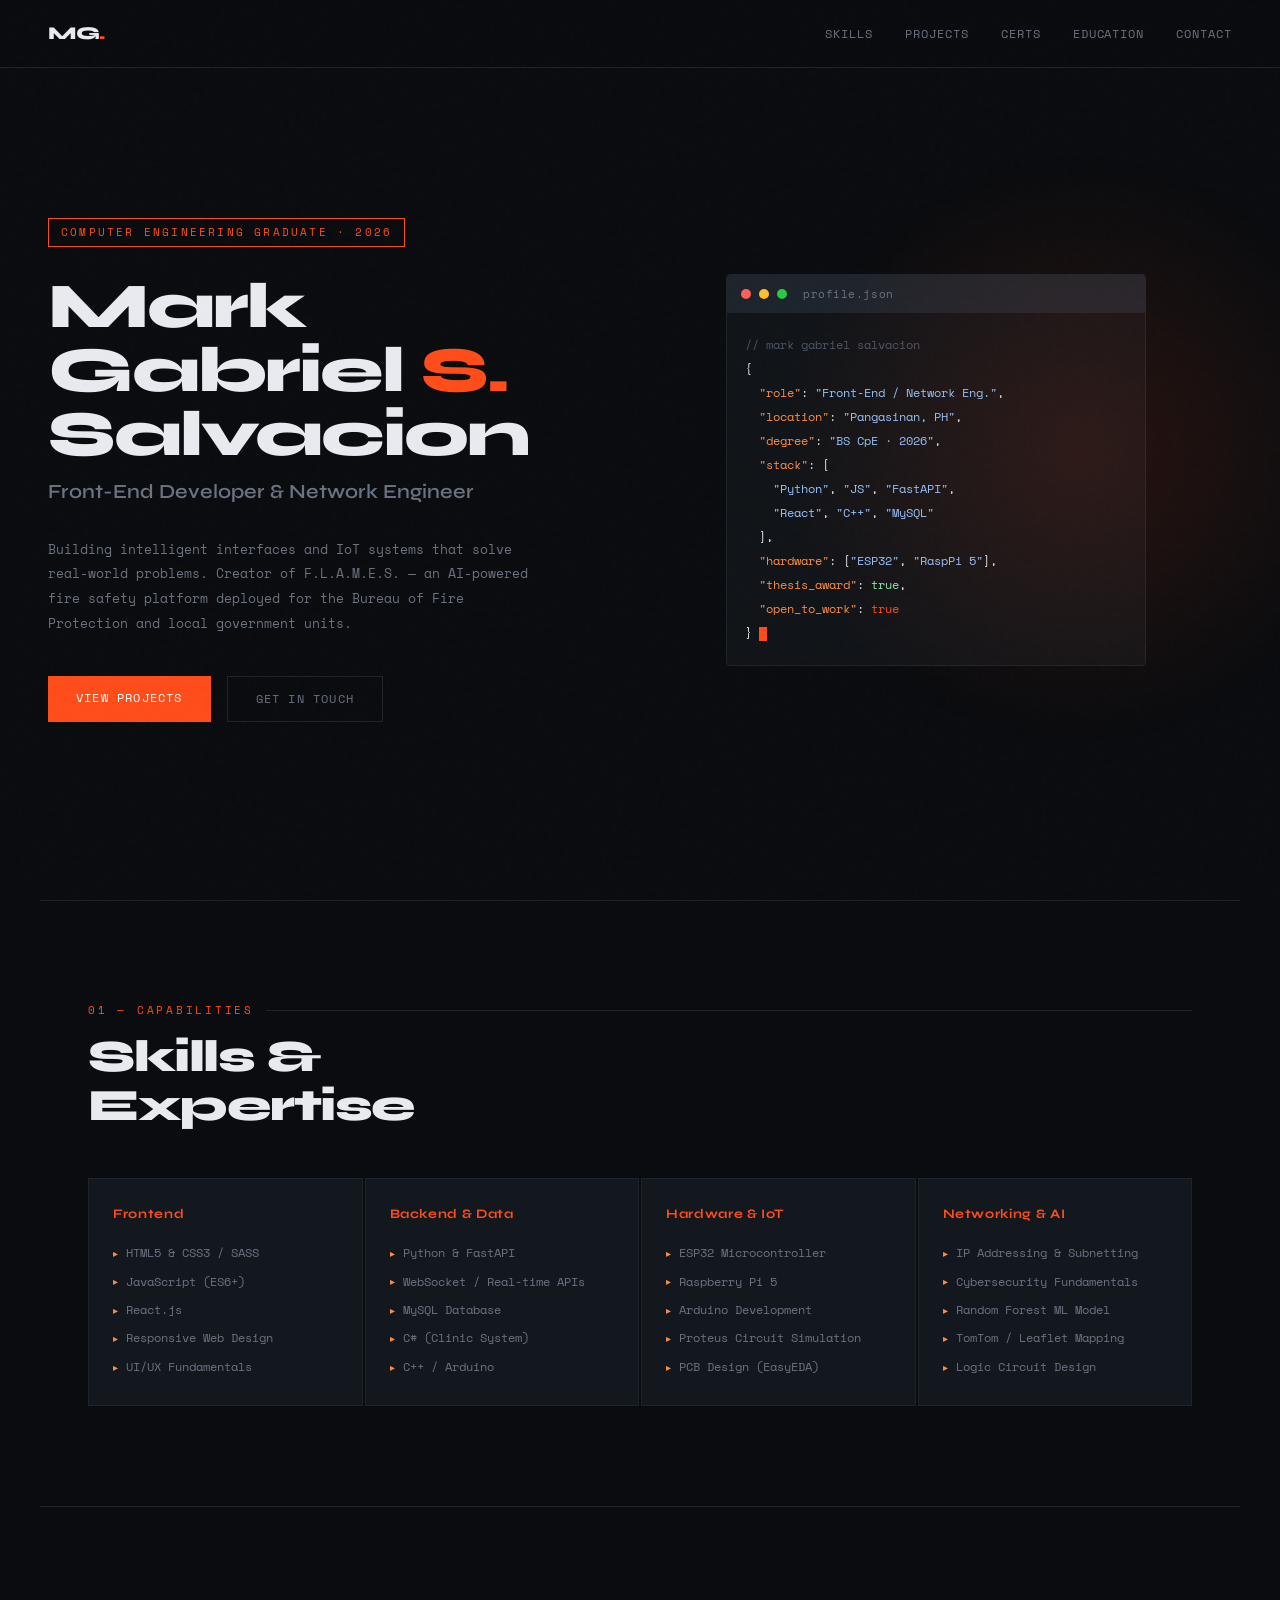
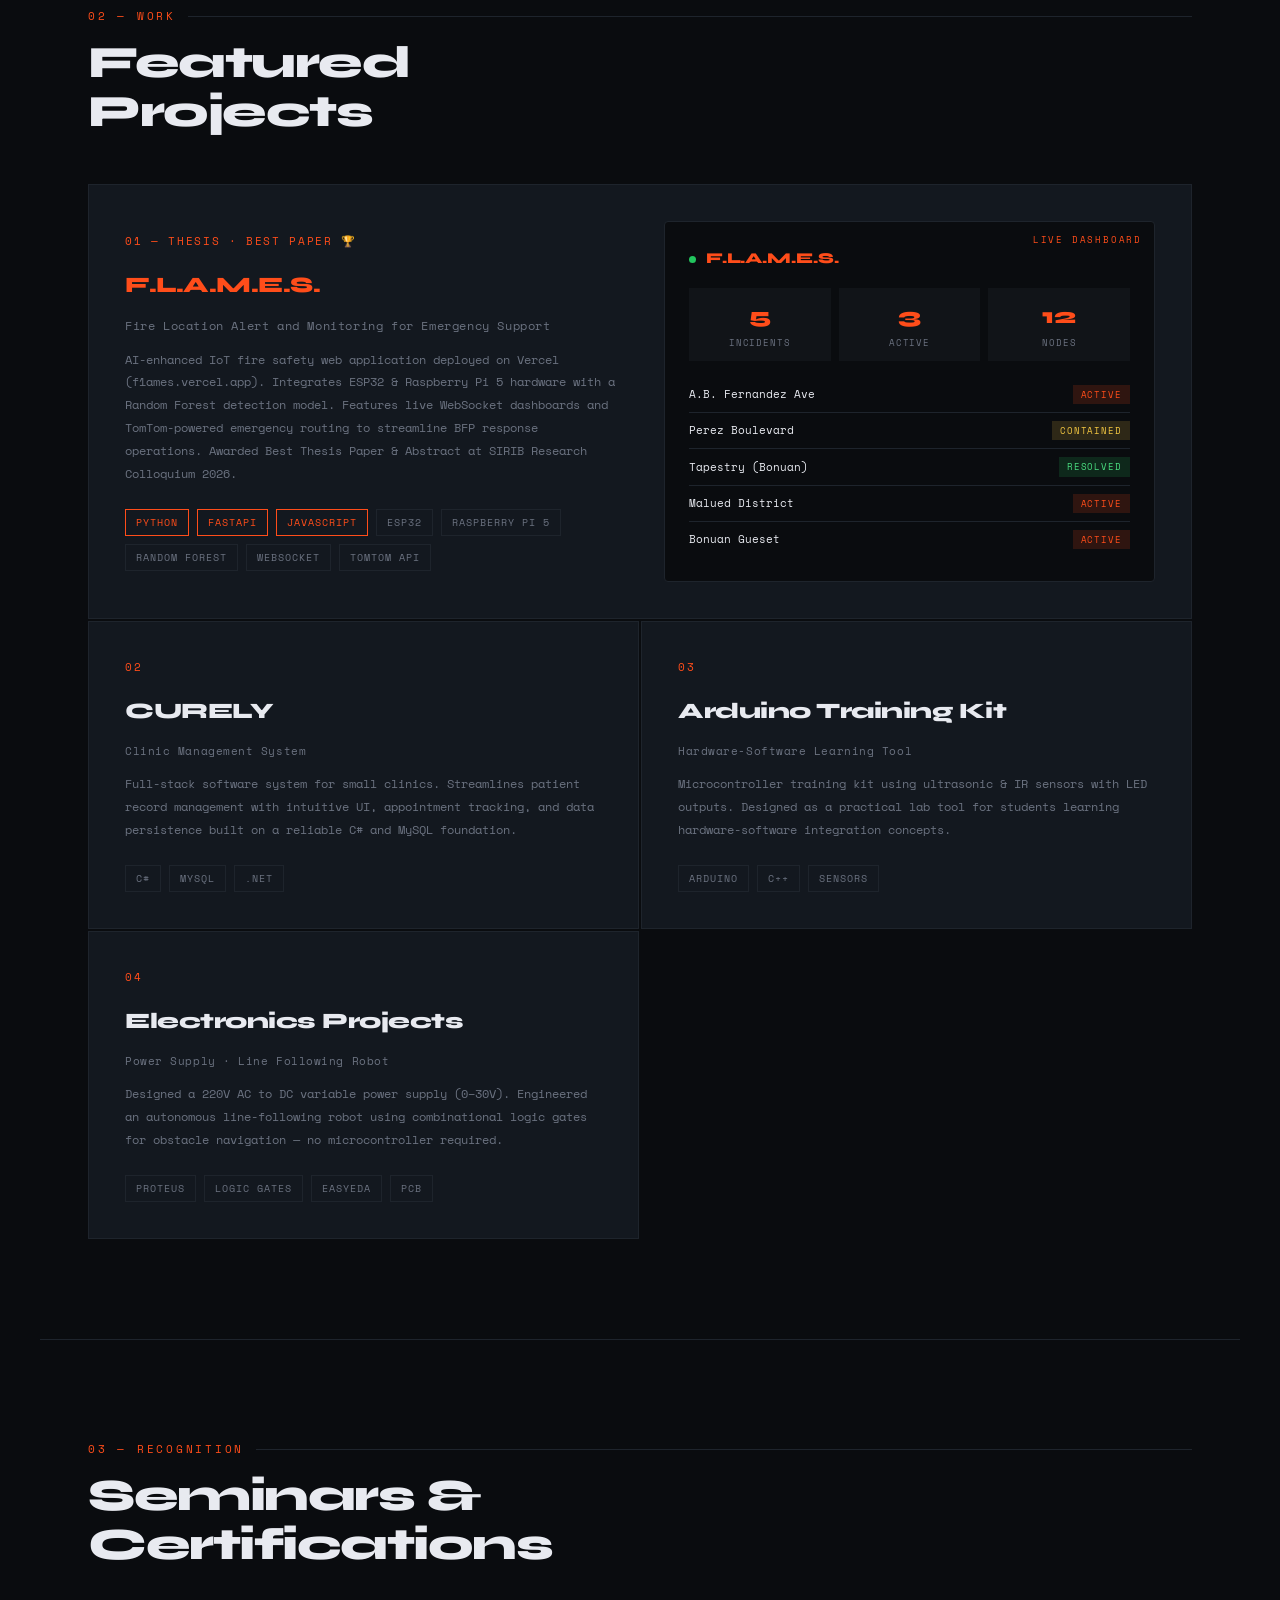
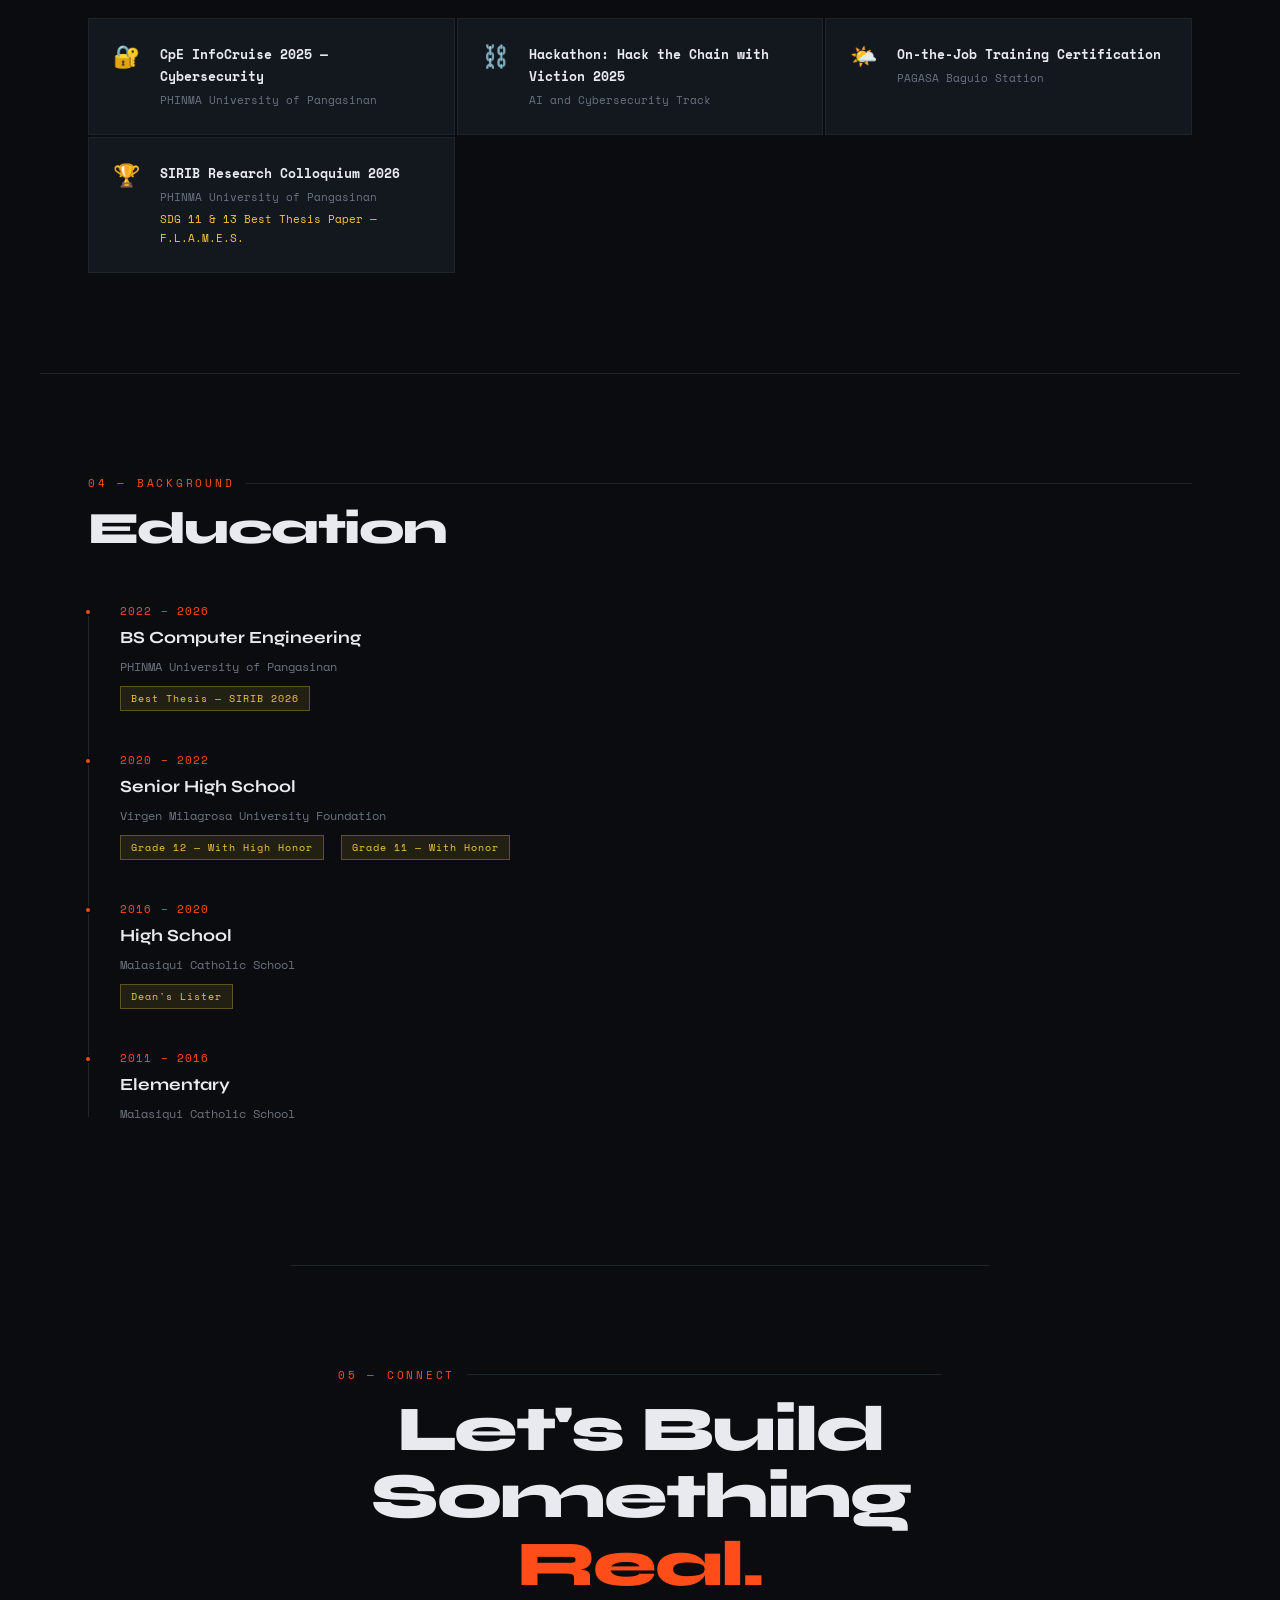
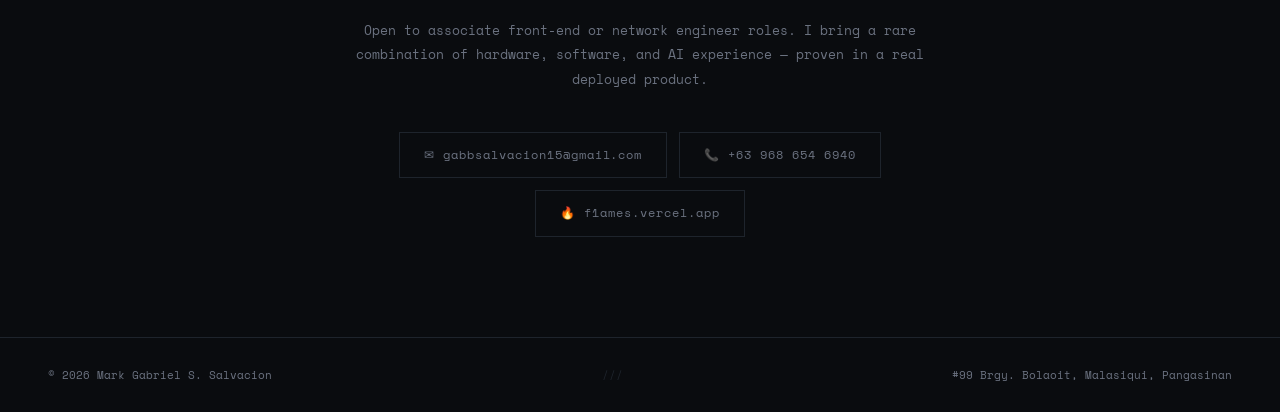
<file: dashboard.html>
<!DOCTYPE html>
<html lang="en">
<head>
  <meta charset="UTF-8" />
  <meta name="viewport" content="width=device-width, initial-scale=1.0"/>
  <title>Mark Gabriel S. Salvacion — Portfolio</title>
  <link href="https://fonts.googleapis.com/css2?family=Space+Mono:ital,wght@0,400;0,700;1,400&family=Syne:wght@400;600;700;800&display=swap" rel="stylesheet"/>
  <style>
    /* ─── RESET & BASE ─────────────────────────────── */
    *, *::before, *::after { box-sizing: border-box; margin: 0; padding: 0; }

    :root {
      --bg:       #0a0c0f;
      --surface:  #111418;
      --border:   #1e242c;
      --fire:     #ff4d1a;
      --ember:    #ff8c42;
      --gold:     #f5c842;
      --text:     #e8eaf0;
      --muted:    #6b7280;
      --card-bg:  #13181f;
      --ff-head:  'Syne', sans-serif;
      --ff-mono:  'Space Mono', monospace;
    }

    html { scroll-behavior: smooth; }

    body {
      background: var(--bg);
      color: var(--text);
      font-family: var(--ff-mono);
      font-size: 14px;
      line-height: 1.7;
      overflow-x: hidden;
    }

    ::selection { background: var(--fire); color: #fff; }

    /* ─── NOISE OVERLAY ───────────────────────────── */
    body::before {
      content: '';
      position: fixed; inset: 0;
      background-image: url("data:image/svg+xml,%3Csvg viewBox='0 0 200 200' xmlns='http://www.w3.org/2000/svg'%3E%3Cfilter id='noise'%3E%3CfeTurbulence type='fractalNoise' baseFrequency='0.85' numOctaves='4' stitchTiles='stitch'/%3E%3C/filter%3E%3Crect width='100%25' height='100%25' filter='url(%23noise)' opacity='0.03'/%3E%3C/svg%3E");
      pointer-events: none;
      z-index: 9999;
      opacity: 0.4;
    }

    /* ─── NAV ─────────────────────────────────────── */
    nav {
      position: fixed; top: 0; left: 0; right: 0;
      z-index: 100;
      display: flex; align-items: center; justify-content: space-between;
      padding: 18px 48px;
      background: rgba(10,12,15,0.85);
      backdrop-filter: blur(12px);
      border-bottom: 1px solid var(--border);
    }

    .nav-logo {
      font-family: var(--ff-head);
      font-weight: 800;
      font-size: 18px;
      letter-spacing: -0.5px;
      color: var(--text);
      text-decoration: none;
    }
    .nav-logo span { color: var(--fire); }

    .nav-links { display: flex; gap: 32px; list-style: none; }
    .nav-links a {
      color: var(--muted);
      text-decoration: none;
      font-size: 12px;
      letter-spacing: 0.08em;
      text-transform: uppercase;
      transition: color 0.2s;
    }
    .nav-links a:hover { color: var(--fire); }

    /* ─── HERO ────────────────────────────────────── */
    .hero {
      min-height: 100vh;
      display: grid;
      grid-template-columns: 1fr 1fr;
      align-items: center;
      padding: 120px 48px 80px;
      position: relative;
      overflow: hidden;
    }

    .hero-glow {
      position: absolute;
      width: 600px; height: 600px;
      border-radius: 50%;
      background: radial-gradient(circle, rgba(255,77,26,0.12) 0%, transparent 70%);
      top: 50%; right: -100px;
      transform: translateY(-50%);
      pointer-events: none;
    }

    .hero-tag {
      display: inline-block;
      font-size: 11px;
      letter-spacing: 0.2em;
      text-transform: uppercase;
      color: var(--fire);
      border: 1px solid var(--fire);
      padding: 4px 12px;
      margin-bottom: 28px;
      animation: fadeUp 0.6s ease both;
    }

    .hero-name {
      font-family: var(--ff-head);
      font-size: clamp(40px, 5vw, 72px);
      font-weight: 800;
      line-height: 1.0;
      letter-spacing: -2px;
      margin-bottom: 8px;
      animation: fadeUp 0.6s 0.1s ease both;
    }

    .hero-name em {
      font-style: normal;
      color: var(--fire);
    }

    .hero-role {
      font-family: var(--ff-head);
      font-size: 20px;
      font-weight: 600;
      color: var(--muted);
      margin-bottom: 28px;
      animation: fadeUp 0.6s 0.2s ease both;
    }

    .hero-desc {
      color: var(--muted);
      font-size: 13px;
      max-width: 480px;
      line-height: 1.9;
      margin-bottom: 40px;
      animation: fadeUp 0.6s 0.3s ease both;
    }

    .hero-cta {
      display: flex; gap: 16px;
      animation: fadeUp 0.6s 0.4s ease both;
    }

    .btn-primary {
      display: inline-block;
      padding: 12px 28px;
      background: var(--fire);
      color: #fff;
      text-decoration: none;
      font-family: var(--ff-mono);
      font-size: 12px;
      letter-spacing: 0.1em;
      text-transform: uppercase;
      transition: background 0.2s, transform 0.15s;
    }
    .btn-primary:hover { background: var(--ember); transform: translateY(-2px); }

    .btn-outline {
      display: inline-block;
      padding: 12px 28px;
      border: 1px solid var(--border);
      color: var(--muted);
      text-decoration: none;
      font-family: var(--ff-mono);
      font-size: 12px;
      letter-spacing: 0.1em;
      text-transform: uppercase;
      transition: border-color 0.2s, color 0.2s, transform 0.15s;
    }
    .btn-outline:hover { border-color: var(--fire); color: var(--fire); transform: translateY(-2px); }

    /* Hero right — animated terminal card */
    .hero-right {
      display: flex; justify-content: center; align-items: center;
      animation: fadeUp 0.7s 0.3s ease both;
    }

    .terminal {
      width: 100%;
      max-width: 420px;
      background: var(--surface);
      border: 1px solid var(--border);
      border-radius: 4px;
      overflow: hidden;
    }

    .terminal-bar {
      display: flex; align-items: center; gap: 8px;
      padding: 10px 14px;
      background: var(--border);
    }
    .terminal-dot {
      width: 10px; height: 10px; border-radius: 50%;
    }
    .dot-red   { background: #ff5f57; }
    .dot-yellow{ background: #ffbd2e; }
    .dot-green { background: #28ca41; }

    .terminal-title {
      font-size: 11px; color: var(--muted);
      margin-left: 8px; letter-spacing: 0.05em;
    }

    .terminal-body {
      padding: 20px 18px;
      font-size: 12px;
      line-height: 2;
    }

    .t-comment { color: #4b5563; }
    .t-key     { color: var(--ember); }
    .t-val     { color: #86efac; }
    .t-str     { color: #93c5fd; }
    .t-num     { color: var(--gold); }
    .t-fire    { color: var(--fire); }

    .cursor {
      display: inline-block;
      width: 8px; height: 14px;
      background: var(--fire);
      vertical-align: middle;
      animation: blink 1s step-end infinite;
    }

    /* ─── SECTION COMMON ──────────────────────────── */
    section {
      padding: 100px 48px;
      max-width: 1200px;
      margin: 0 auto;
    }

    .section-label {
      font-size: 11px;
      letter-spacing: 0.25em;
      text-transform: uppercase;
      color: var(--fire);
      margin-bottom: 12px;
      display: flex; align-items: center; gap: 12px;
    }
    .section-label::after {
      content: '';
      flex: 1; height: 1px;
      background: var(--border);
    }

    .section-title {
      font-family: var(--ff-head);
      font-size: clamp(28px, 3.5vw, 48px);
      font-weight: 800;
      letter-spacing: -1.5px;
      margin-bottom: 48px;
      line-height: 1.1;
    }

    /* ─── SKILLS ──────────────────────────────────── */
    #skills { border-top: 1px solid var(--border); }

    .skills-grid {
      display: grid;
      grid-template-columns: repeat(auto-fill, minmax(240px, 1fr));
      gap: 2px;
    }

    .skill-category {
      background: var(--card-bg);
      padding: 24px;
      border: 1px solid var(--border);
      transition: border-color 0.2s;
    }
    .skill-category:hover { border-color: var(--fire); }

    .skill-cat-title {
      font-family: var(--ff-head);
      font-size: 13px;
      font-weight: 700;
      color: var(--fire);
      margin-bottom: 14px;
      letter-spacing: 0.05em;
    }

    .skill-list { list-style: none; }
    .skill-list li {
      font-size: 12px;
      color: var(--muted);
      padding: 4px 0;
      display: flex; align-items: center; gap: 8px;
    }
    .skill-list li::before {
      content: '▸';
      color: var(--ember);
      font-size: 10px;
    }

    /* ─── PROJECTS ────────────────────────────────── */
    #projects { border-top: 1px solid var(--border); }

    .projects-grid {
      display: grid;
      grid-template-columns: 1fr 1fr;
      gap: 2px;
    }

    .project-card {
      background: var(--card-bg);
      border: 1px solid var(--border);
      padding: 36px;
      position: relative;
      overflow: hidden;
      transition: border-color 0.25s;
      cursor: default;
    }

    .project-card.featured {
      grid-column: 1 / -1;
      display: grid;
      grid-template-columns: 1fr 1fr;
      gap: 48px;
      align-items: center;
    }

    .project-card:hover { border-color: var(--fire); }

    .project-card::after {
      content: '';
      position: absolute;
      bottom: 0; left: 0; right: 0;
      height: 3px;
      background: linear-gradient(90deg, var(--fire), var(--ember));
      transform: scaleX(0);
      transform-origin: left;
      transition: transform 0.3s ease;
    }
    .project-card:hover::after { transform: scaleX(1); }

    .project-number {
      font-size: 11px;
      color: var(--fire);
      letter-spacing: 0.15em;
      margin-bottom: 16px;
    }

    .project-title {
      font-family: var(--ff-head);
      font-size: 22px;
      font-weight: 800;
      letter-spacing: -0.5px;
      margin-bottom: 12px;
    }

    .project-title span { color: var(--fire); }

    .project-desc {
      font-size: 12px;
      color: var(--muted);
      line-height: 1.9;
      margin-bottom: 24px;
    }

    .project-tags {
      display: flex; flex-wrap: wrap; gap: 8px;
    }

    .tag {
      font-size: 10px;
      letter-spacing: 0.1em;
      text-transform: uppercase;
      padding: 4px 10px;
      border: 1px solid var(--border);
      color: var(--muted);
    }

    .tag.fire { border-color: var(--fire); color: var(--fire); }

    /* FLAMES visual panel */
    .flames-visual {
      background: var(--bg);
      border: 1px solid var(--border);
      border-radius: 4px;
      padding: 24px;
      position: relative;
      overflow: hidden;
    }

    .flames-visual::before {
      content: 'LIVE DASHBOARD';
      position: absolute;
      top: 10px; right: 12px;
      font-size: 9px;
      letter-spacing: 0.2em;
      color: var(--fire);
    }

    .flames-header {
      display: flex; align-items: center; gap: 10px;
      margin-bottom: 16px;
    }
    .flames-logo-text {
      font-family: var(--ff-head);
      font-weight: 800;
      font-size: 15px;
      color: var(--fire);
    }
    .live-dot {
      width: 7px; height: 7px; border-radius: 50%;
      background: #22c55e;
      animation: pulse-dot 1.5s ease-in-out infinite;
    }

    .flames-stats {
      display: grid;
      grid-template-columns: 1fr 1fr 1fr;
      gap: 8px;
      margin-bottom: 16px;
    }

    .stat-box {
      background: var(--surface);
      padding: 10px;
      text-align: center;
    }
    .stat-num {
      font-family: var(--ff-head);
      font-size: 22px;
      font-weight: 800;
      color: var(--fire);
    }
    .stat-lbl {
      font-size: 9px;
      letter-spacing: 0.1em;
      text-transform: uppercase;
      color: var(--muted);
    }

    .incident-row {
      display: flex; justify-content: space-between; align-items: center;
      padding: 8px 0;
      border-bottom: 1px solid var(--border);
      font-size: 11px;
    }
    .incident-row:last-child { border-bottom: none; }
    .i-name { color: var(--text); }
    .i-status { padding: 2px 8px; font-size: 9px; letter-spacing: 0.1em; }
    .s-active   { background: rgba(255,77,26,0.15); color: var(--fire); }
    .s-contained{ background: rgba(245,200,66,0.15); color: var(--gold); }
    .s-resolved { background: rgba(34,197,94,0.15); color: #4ade80; }

    /* ─── CERTIFICATIONS ──────────────────────────── */
    #certs { border-top: 1px solid var(--border); }

    .certs-list {
      display: grid;
      grid-template-columns: repeat(auto-fill, minmax(320px, 1fr));
      gap: 2px;
    }

    .cert-item {
      display: flex;
      gap: 20px;
      align-items: flex-start;
      background: var(--card-bg);
      border: 1px solid var(--border);
      padding: 24px;
      transition: border-color 0.2s;
    }
    .cert-item:hover { border-color: var(--ember); }

    .cert-icon {
      font-size: 22px;
      flex-shrink: 0;
      line-height: 1;
      margin-top: 2px;
    }

    .cert-name {
      font-size: 13px;
      font-weight: 700;
      color: var(--text);
      margin-bottom: 4px;
    }
    .cert-org {
      font-size: 11px;
      color: var(--muted);
    }
    .cert-highlight {
      font-size: 11px;
      color: var(--gold);
      margin-top: 4px;
    }

    /* ─── EDUCATION ───────────────────────────────── */
    #education { border-top: 1px solid var(--border); }

    .edu-timeline {
      position: relative;
      padding-left: 32px;
    }

    .edu-timeline::before {
      content: '';
      position: absolute;
      left: 0; top: 8px; bottom: 8px;
      width: 1px;
      background: var(--border);
    }

    .edu-item {
      position: relative;
      margin-bottom: 40px;
    }

    .edu-item::before {
      content: '';
      position: absolute;
      left: -36px; top: 6px;
      width: 8px; height: 8px;
      border-radius: 50%;
      background: var(--fire);
      border: 2px solid var(--bg);
    }

    .edu-year {
      font-size: 11px;
      color: var(--fire);
      letter-spacing: 0.1em;
      margin-bottom: 4px;
    }

    .edu-degree {
      font-family: var(--ff-head);
      font-size: 17px;
      font-weight: 700;
      margin-bottom: 4px;
    }

    .edu-school {
      font-size: 12px;
      color: var(--muted);
    }

    .edu-award {
      display: inline-block;
      margin-top: 8px;
      font-size: 10px;
      letter-spacing: 0.1em;
      padding: 3px 10px;
      background: rgba(245,200,66,0.1);
      border: 1px solid rgba(245,200,66,0.3);
      color: var(--gold);
    }

    /* ─── CONTACT ─────────────────────────────────── */
    #contact {
      border-top: 1px solid var(--border);
      text-align: center;
      max-width: 700px;
    }

    .contact-heading {
      font-family: var(--ff-head);
      font-size: clamp(32px, 5vw, 64px);
      font-weight: 800;
      letter-spacing: -2px;
      margin-bottom: 20px;
      line-height: 1.05;
    }
    .contact-heading span { color: var(--fire); }

    .contact-sub {
      font-size: 13px;
      color: var(--muted);
      margin-bottom: 40px;
      line-height: 1.9;
    }

    .contact-links {
      display: flex; justify-content: center; flex-wrap: wrap; gap: 12px;
    }

    .contact-link {
      display: flex; align-items: center; gap: 8px;
      padding: 12px 24px;
      border: 1px solid var(--border);
      color: var(--muted);
      text-decoration: none;
      font-size: 12px;
      letter-spacing: 0.08em;
      transition: border-color 0.2s, color 0.2s, transform 0.15s;
    }
    .contact-link:hover { border-color: var(--fire); color: var(--fire); transform: translateY(-2px); }

    /* ─── FOOTER ──────────────────────────────────── */
    footer {
      border-top: 1px solid var(--border);
      padding: 28px 48px;
      display: flex;
      justify-content: space-between;
      align-items: center;
      font-size: 11px;
      color: var(--muted);
    }

    /* ─── KEYFRAMES ───────────────────────────────── */
    @keyframes fadeUp {
      from { opacity: 0; transform: translateY(24px); }
      to   { opacity: 1; transform: translateY(0); }
    }
    @keyframes blink {
      0%, 100% { opacity: 1; }
      50%       { opacity: 0; }
    }
    @keyframes pulse-dot {
      0%, 100% { transform: scale(1); opacity: 1; }
      50%       { transform: scale(1.4); opacity: 0.6; }
    }

    /* ─── SCROLL REVEAL ───────────────────────────── */
    .reveal {
      opacity: 0;
      transform: translateY(30px);
      transition: opacity 0.6s ease, transform 0.6s ease;
    }
    .reveal.visible {
      opacity: 1;
      transform: translateY(0);
    }

    /* ─── RESPONSIVE ──────────────────────────────── */
    @media (max-width: 900px) {
      nav { padding: 16px 24px; }
      .nav-links { gap: 20px; }
      .hero { grid-template-columns: 1fr; padding: 100px 24px 60px; gap: 48px; }
      .hero-right { display: none; }
      section { padding: 72px 24px; }
      .projects-grid { grid-template-columns: 1fr; }
      .project-card.featured { grid-column: 1; grid-template-columns: 1fr; }
      .flames-visual { display: none; }
      footer { flex-direction: column; gap: 8px; text-align: center; }
    }

    @media (max-width: 600px) {
      .skills-grid { grid-template-columns: 1fr; }
      .certs-list { grid-template-columns: 1fr; }
    }
  </style>
</head>
<body>

  <!-- NAV -->
  <nav>
    <a href="#" class="nav-logo">MG<span>.</span></a>
    <ul class="nav-links">
      <li><a href="#skills">Skills</a></li>
      <li><a href="#projects">Projects</a></li>
      <li><a href="#certs">Certs</a></li>
      <li><a href="#education">Education</a></li>
      <li><a href="#contact">Contact</a></li>
    </ul>
  </nav>

  <!-- HERO -->
  <div class="hero">
    <div class="hero-left">
      <div class="hero-tag">Computer Engineering Graduate · 2026</div>
      <h1 class="hero-name">Mark<br/>Gabriel <em>S.</em><br/>Salvacion</h1>
      <p class="hero-role">Front-End Developer & Network Engineer</p>
      <p class="hero-desc">
        Building intelligent interfaces and IoT systems that solve real-world problems. 
        Creator of F.L.A.M.E.S. — an AI-powered fire safety platform deployed for the 
        Bureau of Fire Protection and local government units.
      </p>
      <div class="hero-cta">
        <a href="#projects" class="btn-primary">View Projects</a>
        <a href="#contact" class="btn-outline">Get in Touch</a>
      </div>
    </div>

    <div class="hero-right">
      <div class="terminal">
        <div class="terminal-bar">
          <div class="terminal-dot dot-red"></div>
          <div class="terminal-dot dot-yellow"></div>
          <div class="terminal-dot dot-green"></div>
          <span class="terminal-title">profile.json</span>
        </div>
        <div class="terminal-body">
          <div class="t-comment">// mark gabriel salvacion</div>
          <div>{</div>
          <div>&nbsp;&nbsp;<span class="t-key">"role"</span>: <span class="t-str">"Front-End / Network Eng."</span>,</div>
          <div>&nbsp;&nbsp;<span class="t-key">"location"</span>: <span class="t-str">"Pangasinan, PH"</span>,</div>
          <div>&nbsp;&nbsp;<span class="t-key">"degree"</span>: <span class="t-str">"BS CpE · 2026"</span>,</div>
          <div>&nbsp;&nbsp;<span class="t-key">"stack"</span>: [</div>
          <div>&nbsp;&nbsp;&nbsp;&nbsp;<span class="t-str">"Python"</span>, <span class="t-str">"JS"</span>, <span class="t-str">"FastAPI"</span>,</div>
          <div>&nbsp;&nbsp;&nbsp;&nbsp;<span class="t-str">"React"</span>, <span class="t-str">"C++"</span>, <span class="t-str">"MySQL"</span></div>
          <div>&nbsp;&nbsp;],</div>
          <div>&nbsp;&nbsp;<span class="t-key">"hardware"</span>: [<span class="t-str">"ESP32"</span>, <span class="t-str">"RaspPi 5"</span>],</div>
          <div>&nbsp;&nbsp;<span class="t-key">"thesis_award"</span>: <span class="t-val">true</span>,</div>
          <div>&nbsp;&nbsp;<span class="t-key">"open_to_work"</span>: <span class="t-fire">true</span></div>
          <div>} <span class="cursor"></span></div>
        </div>
      </div>
    </div>

    <div class="hero-glow"></div>
  </div>

  <!-- SKILLS -->
  <section id="skills">
    <div class="section-label">01 — Capabilities</div>
    <h2 class="section-title">Skills &<br/>Expertise</h2>
    <div class="skills-grid reveal">
      <div class="skill-category">
        <div class="skill-cat-title">Frontend</div>
        <ul class="skill-list">
          <li>HTML5 & CSS3 / SASS</li>
          <li>JavaScript (ES6+)</li>
          <li>React.js</li>
          <li>Responsive Web Design</li>
          <li>UI/UX Fundamentals</li>
        </ul>
      </div>
      <div class="skill-category">
        <div class="skill-cat-title">Backend & Data</div>
        <ul class="skill-list">
          <li>Python & FastAPI</li>
          <li>WebSocket / Real-time APIs</li>
          <li>MySQL Database</li>
          <li>C# (Clinic System)</li>
          <li>C++ / Arduino</li>
        </ul>
      </div>
      <div class="skill-category">
        <div class="skill-cat-title">Hardware & IoT</div>
        <ul class="skill-list">
          <li>ESP32 Microcontroller</li>
          <li>Raspberry Pi 5</li>
          <li>Arduino Development</li>
          <li>Proteus Circuit Simulation</li>
          <li>PCB Design (EasyEDA)</li>
        </ul>
      </div>
      <div class="skill-category">
        <div class="skill-cat-title">Networking & AI</div>
        <ul class="skill-list">
          <li>IP Addressing & Subnetting</li>
          <li>Cybersecurity Fundamentals</li>
          <li>Random Forest ML Model</li>
          <li>TomTom / Leaflet Mapping</li>
          <li>Logic Circuit Design</li>
        </ul>
      </div>
    </div>
  </section>

  <!-- PROJECTS -->
  <section id="projects">
    <div class="section-label">02 — Work</div>
    <h2 class="section-title">Featured<br/>Projects</h2>

    <div class="projects-grid">

      <!-- FLAMES — Featured -->
      <div class="project-card featured reveal">
        <div>
          <div class="project-number">01 — THESIS · BEST PAPER 🏆</div>
          <h3 class="project-title"><span>F.L.A.M.E.S.</span></h3>
          <p style="font-size:12px; color: var(--muted); margin-bottom:12px; letter-spacing:0.05em;">
            Fire Location Alert and Monitoring for Emergency Support
          </p>
          <p class="project-desc">
            AI-enhanced IoT fire safety web application deployed on Vercel 
            (f1ames.vercel.app). Integrates ESP32 & Raspberry Pi 5 hardware with a 
            Random Forest detection model. Features live WebSocket dashboards and 
            TomTom-powered emergency routing to streamline BFP response operations.
            Awarded Best Thesis Paper & Abstract at SIRIB Research Colloquium 2026.
          </p>
          <div class="project-tags">
            <span class="tag fire">Python</span>
            <span class="tag fire">FastAPI</span>
            <span class="tag fire">JavaScript</span>
            <span class="tag">ESP32</span>
            <span class="tag">Raspberry Pi 5</span>
            <span class="tag">Random Forest</span>
            <span class="tag">WebSocket</span>
            <span class="tag">TomTom API</span>
          </div>
        </div>

        <!-- Mini FLAMES dashboard mockup -->
        <div class="flames-visual">
          <div class="flames-header">
            <div class="live-dot"></div>
            <div class="flames-logo-text">F.L.A.M.E.S.</div>
          </div>
          <div class="flames-stats">
            <div class="stat-box">
              <div class="stat-num">5</div>
              <div class="stat-lbl">Incidents</div>
            </div>
            <div class="stat-box">
              <div class="stat-num">3</div>
              <div class="stat-lbl">Active</div>
            </div>
            <div class="stat-box">
              <div class="stat-num">12</div>
              <div class="stat-lbl">Nodes</div>
            </div>
          </div>
          <div class="incident-row">
            <span class="i-name">A.B. Fernandez Ave</span>
            <span class="i-status s-active">ACTIVE</span>
          </div>
          <div class="incident-row">
            <span class="i-name">Perez Boulevard</span>
            <span class="i-status s-contained">CONTAINED</span>
          </div>
          <div class="incident-row">
            <span class="i-name">Tapestry (Bonuan)</span>
            <span class="i-status s-resolved">RESOLVED</span>
          </div>
          <div class="incident-row">
            <span class="i-name">Malued District</span>
            <span class="i-status s-active">ACTIVE</span>
          </div>
          <div class="incident-row">
            <span class="i-name">Bonuan Gueset</span>
            <span class="i-status s-active">ACTIVE</span>
          </div>
        </div>
      </div>

      <!-- CURELY -->
      <div class="project-card reveal">
        <div class="project-number">02</div>
        <h3 class="project-title">CURELY</h3>
        <p style="font-size:11px; color:var(--muted); margin-bottom:12px; letter-spacing:0.05em;">
          Clinic Management System
        </p>
        <p class="project-desc">
          Full-stack software system for small clinics. Streamlines patient record 
          management with intuitive UI, appointment tracking, and data persistence 
          built on a reliable C# and MySQL foundation.
        </p>
        <div class="project-tags">
          <span class="tag">C#</span>
          <span class="tag">MySQL</span>
          <span class="tag">.NET</span>
        </div>
      </div>

      <!-- Arduino Training Kit -->
      <div class="project-card reveal">
        <div class="project-number">03</div>
        <h3 class="project-title">Arduino Training Kit</h3>
        <p style="font-size:11px; color:var(--muted); margin-bottom:12px; letter-spacing:0.05em;">
          Hardware-Software Learning Tool
        </p>
        <p class="project-desc">
          Microcontroller training kit using ultrasonic & IR sensors with LED outputs. 
          Designed as a practical lab tool for students learning hardware-software 
          integration concepts.
        </p>
        <div class="project-tags">
          <span class="tag">Arduino</span>
          <span class="tag">C++</span>
          <span class="tag">Sensors</span>
        </div>
      </div>

      <!-- Power Supply & Line Robot -->
      <div class="project-card reveal">
        <div class="project-number">04</div>
        <h3 class="project-title">Electronics Projects</h3>
        <p style="font-size:11px; color:var(--muted); margin-bottom:12px; letter-spacing:0.05em;">
          Power Supply · Line Following Robot
        </p>
        <p class="project-desc">
          Designed a 220V AC to DC variable power supply (0–30V). Engineered an 
          autonomous line-following robot using combinational logic gates for 
          obstacle navigation — no microcontroller required.
        </p>
        <div class="project-tags">
          <span class="tag">Proteus</span>
          <span class="tag">Logic Gates</span>
          <span class="tag">EasyEDA</span>
          <span class="tag">PCB</span>
        </div>
      </div>

    </div>
  </section>

  <!-- CERTIFICATIONS -->
  <section id="certs">
    <div class="section-label">03 — Recognition</div>
    <h2 class="section-title">Seminars &<br/>Certifications</h2>
    <div class="certs-list">
      <div class="cert-item reveal">
        <div class="cert-icon">🔐</div>
        <div>
          <div class="cert-name">CpE InfoCruise 2025 — Cybersecurity</div>
          <div class="cert-org">PHINMA University of Pangasinan</div>
        </div>
      </div>
      <div class="cert-item reveal">
        <div class="cert-icon">⛓️</div>
        <div>
          <div class="cert-name">Hackathon: Hack the Chain with Viction 2025</div>
          <div class="cert-org">AI and Cybersecurity Track</div>
        </div>
      </div>
      <div class="cert-item reveal">
        <div class="cert-icon">🌤️</div>
        <div>
          <div class="cert-name">On-the-Job Training Certification</div>
          <div class="cert-org">PAGASA Baguio Station</div>
        </div>
      </div>
      <div class="cert-item reveal">
        <div class="cert-icon">🏆</div>
        <div>
          <div class="cert-name">SIRIB Research Colloquium 2026</div>
          <div class="cert-org">PHINMA University of Pangasinan</div>
          <div class="cert-highlight">SDG 11 & 13 Best Thesis Paper — F.L.A.M.E.S.</div>
        </div>
      </div>
    </div>
  </section>

  <!-- EDUCATION -->
  <section id="education">
    <div class="section-label">04 — Background</div>
    <h2 class="section-title">Education</h2>
    <div class="edu-timeline">
      <div class="edu-item reveal">
        <div class="edu-year">2022 – 2026</div>
        <div class="edu-degree">BS Computer Engineering</div>
        <div class="edu-school">PHINMA University of Pangasinan</div>
        <span class="edu-award">Best Thesis — SIRIB 2026</span>
      </div>
      <div class="edu-item reveal">
        <div class="edu-year">2020 – 2022</div>
        <div class="edu-degree">Senior High School</div>
        <div class="edu-school">Virgen Milagrosa University Foundation</div>
        <span class="edu-award">Grade 12 — With High Honor</span>
        <span class="edu-award" style="margin-left:8px;">Grade 11 — With Honor</span>
      </div>
      <div class="edu-item reveal">
        <div class="edu-year">2016 – 2020</div>
        <div class="edu-degree">High School</div>
        <div class="edu-school">Malasiqui Catholic School</div>
        <span class="edu-award">Dean's Lister</span>
      </div>
      <div class="edu-item reveal">
        <div class="edu-year">2011 – 2016</div>
        <div class="edu-degree">Elementary</div>
        <div class="edu-school">Malasiqui Catholic School</div>
      </div>
    </div>
  </section>

  <!-- CONTACT -->
  <section id="contact" style="max-width:700px; margin:0 auto;">
    <div class="section-label">05 — Connect</div>
    <h2 class="contact-heading reveal">Let's Build<br/>Something <span>Real.</span></h2>
    <p class="contact-sub reveal">
      Open to associate front-end or network engineer roles. 
      I bring a rare combination of hardware, software, and AI experience — 
      proven in a real deployed product.
    </p>
    <div class="contact-links reveal">
      <a href="mailto:gabbsalvacion15@gmail.com" class="contact-link">
        <span>✉</span> gabbsalvacion15@gmail.com
      </a>
      <a href="tel:+639686546940" class="contact-link">
        <span>📞</span> +63 968 654 6940
      </a>
      <a href="https://f1ames.vercel.app" target="_blank" class="contact-link">
        <span>🔥</span> f1ames.vercel.app
      </a>
    </div>
  </section>

  <!-- FOOTER -->
  <footer>
    <span>© 2026 Mark Gabriel S. Salvacion</span>
    <span style="color: var(--border);">///</span>
    <span>#99 Brgy. Bolaoit, Malasiqui, Pangasinan</span>
  </footer>

  <!-- SCROLL REVEAL SCRIPT -->
  <script>
    const observer = new IntersectionObserver((entries) => {
      entries.forEach(entry => {
        if (entry.isIntersecting) {
          entry.target.classList.add('visible');
        }
      });
    }, { threshold: 0.1 });

    document.querySelectorAll('.reveal').forEach(el => observer.observe(el));
  </script>

</body>
</html>
</file>
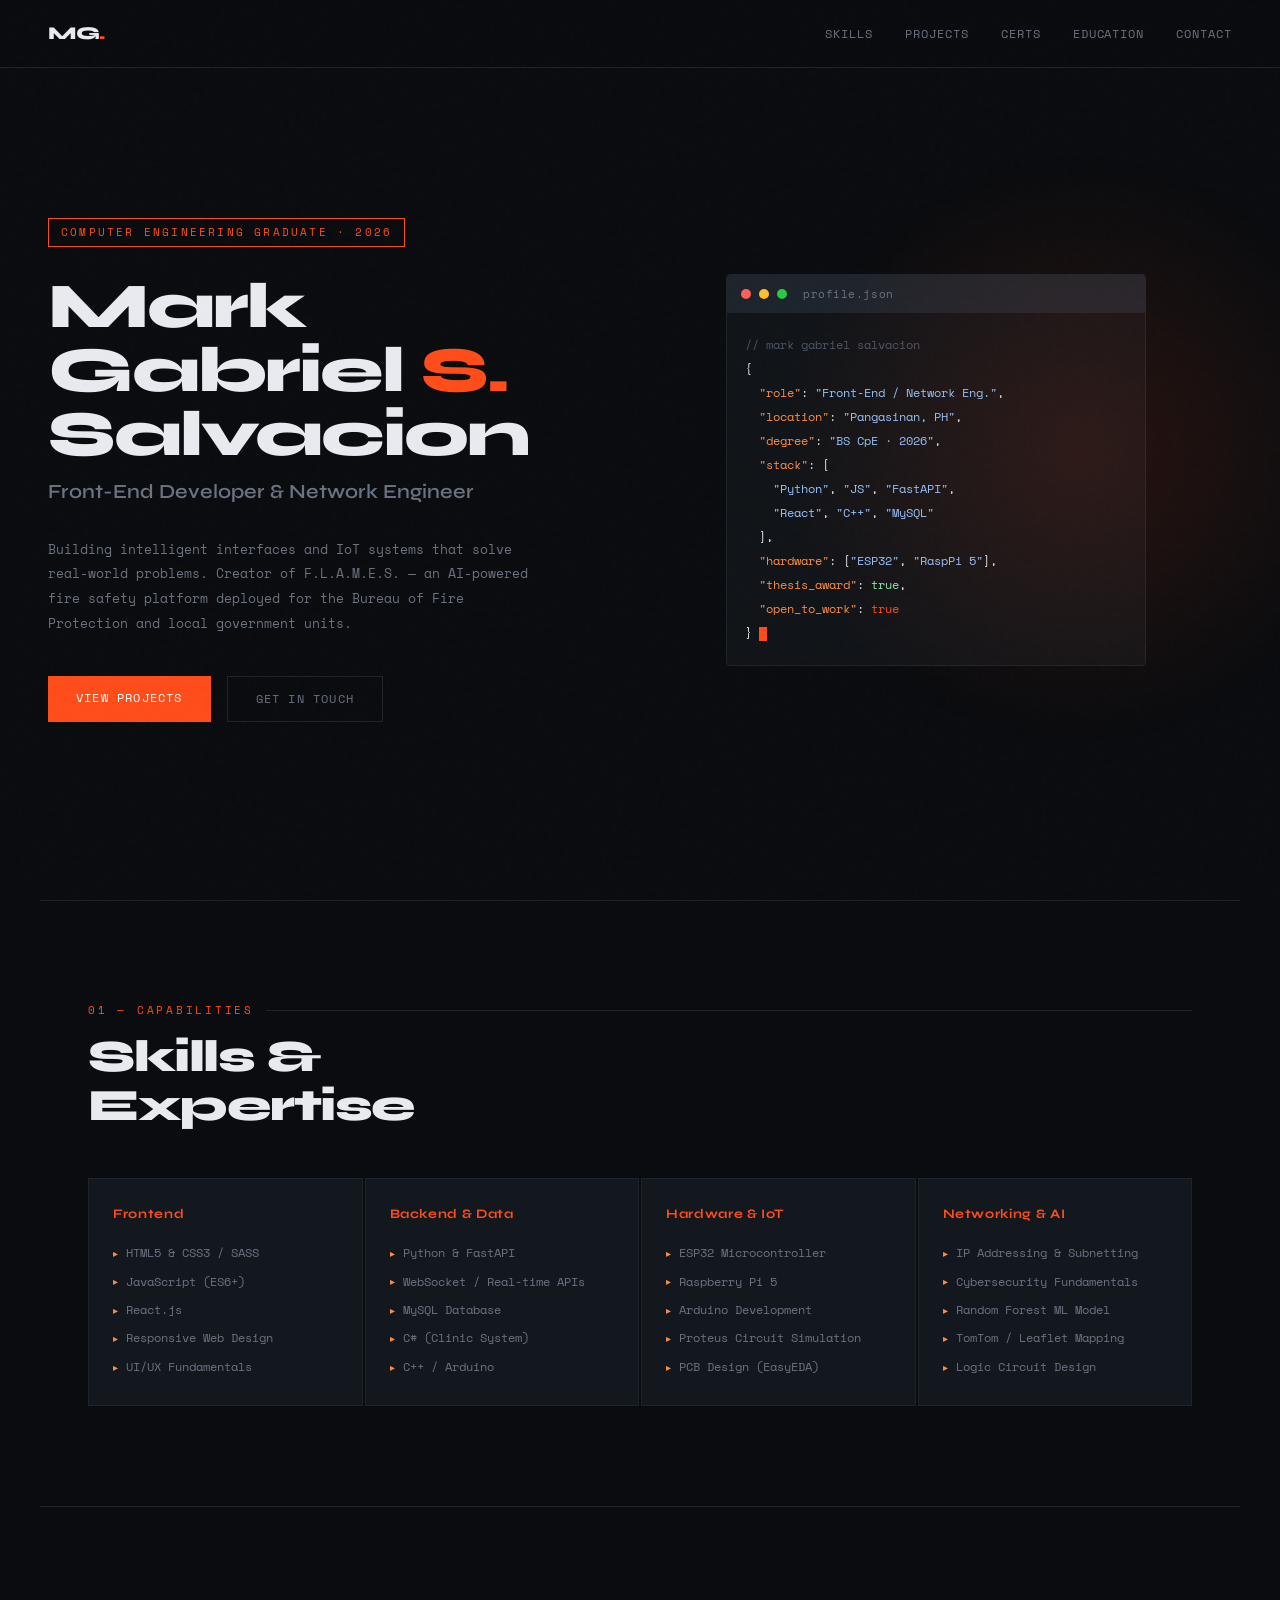
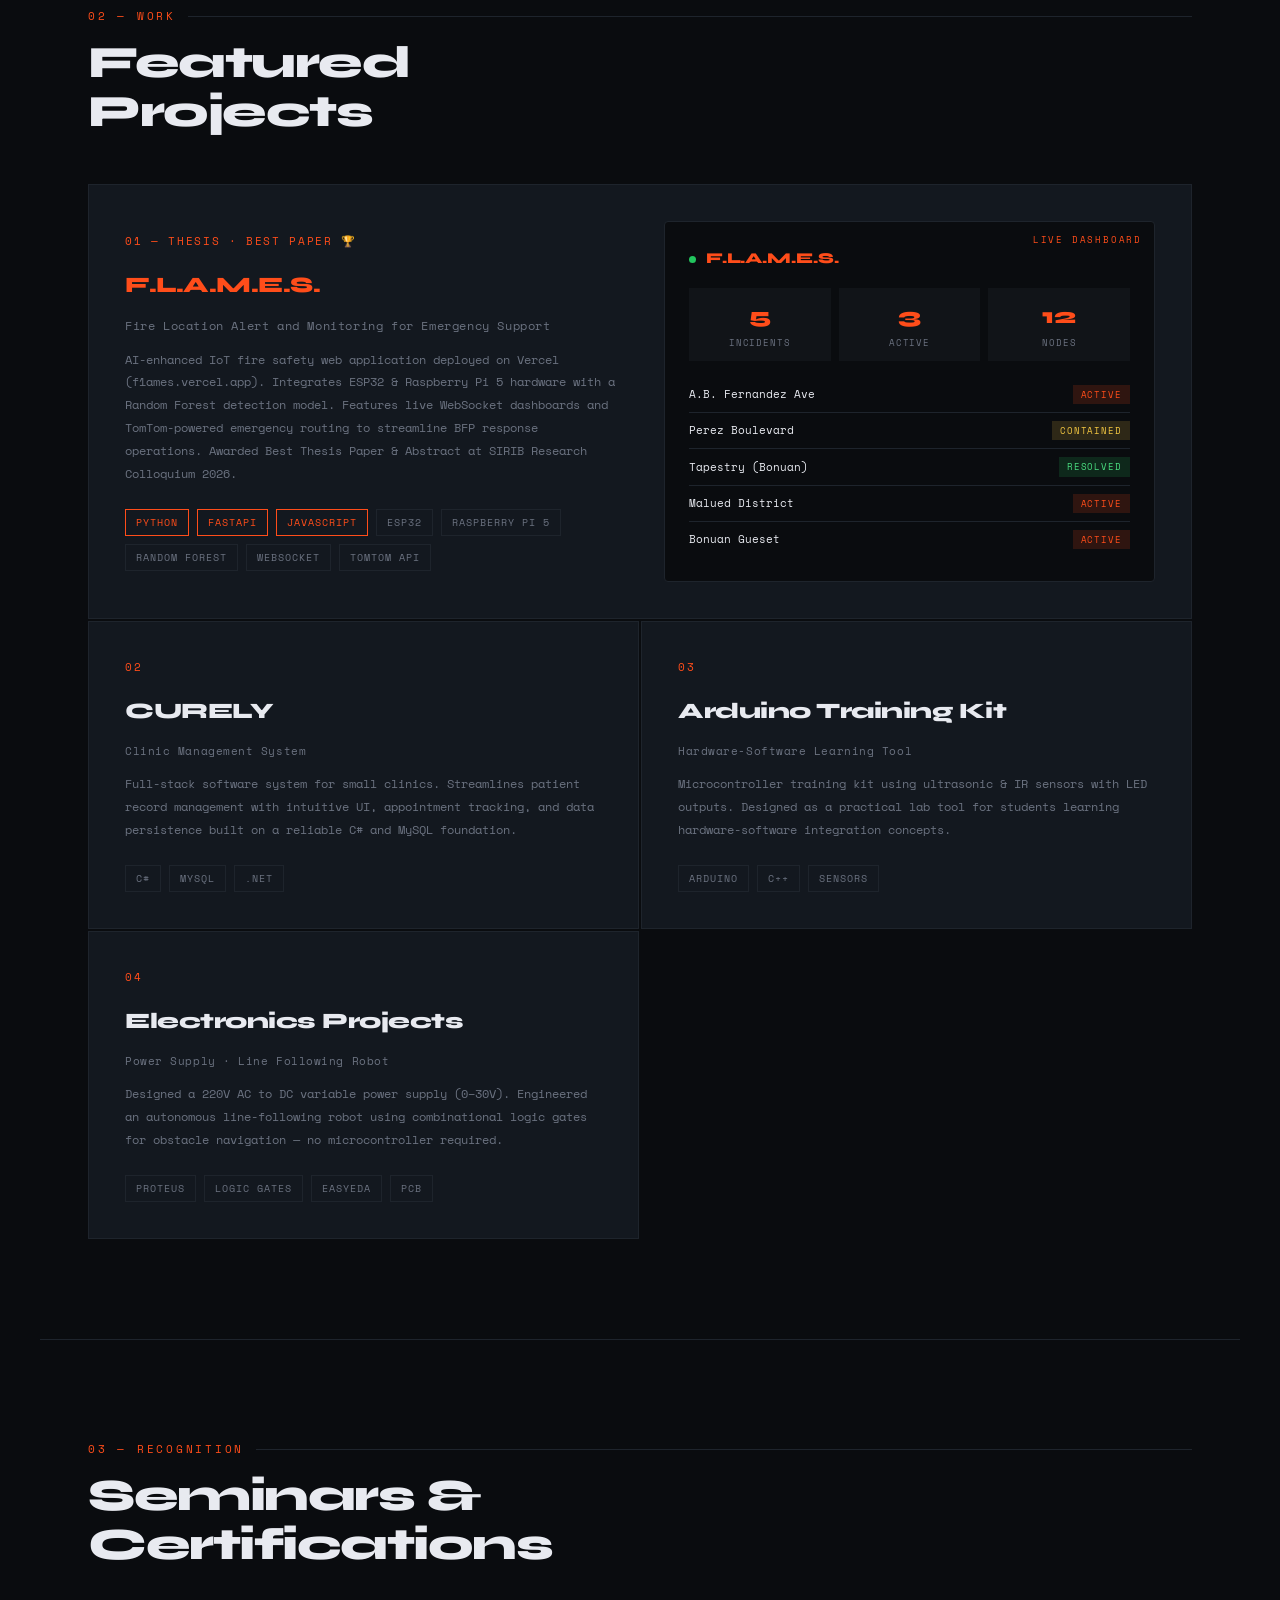
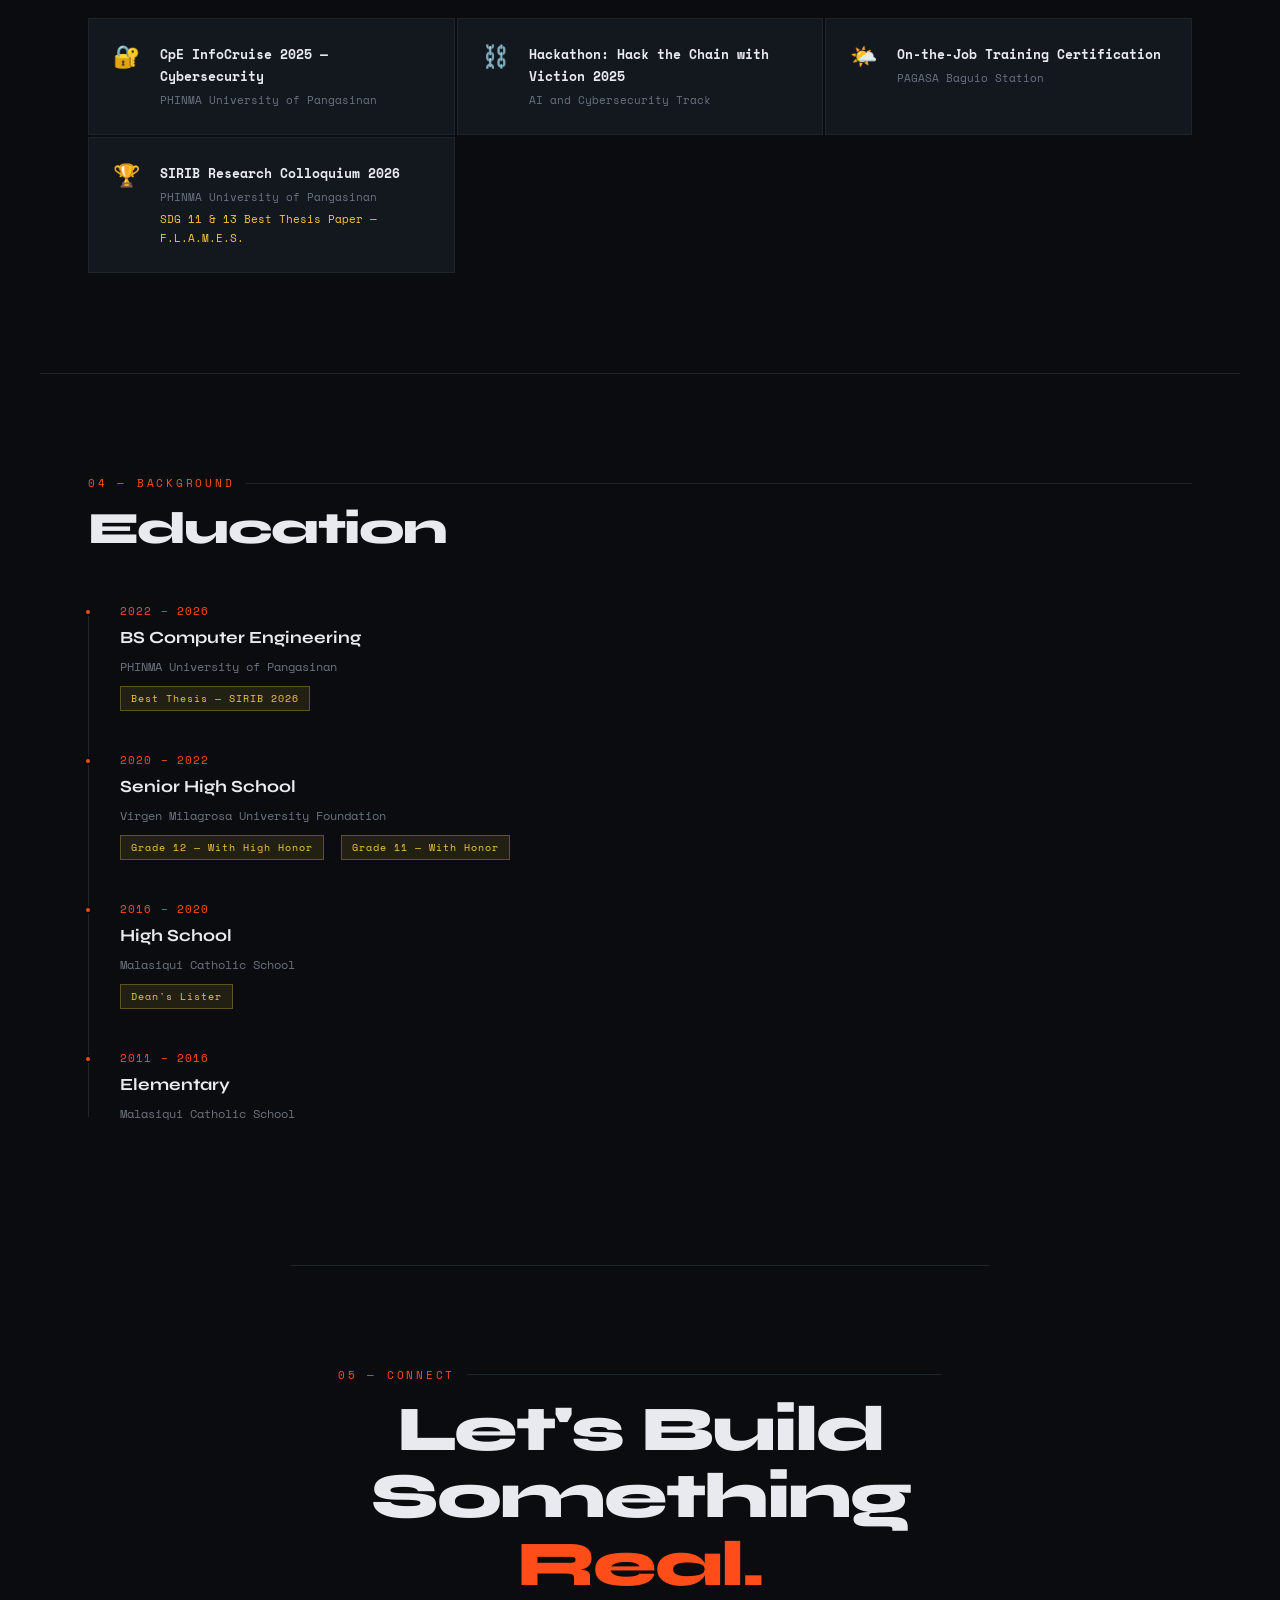
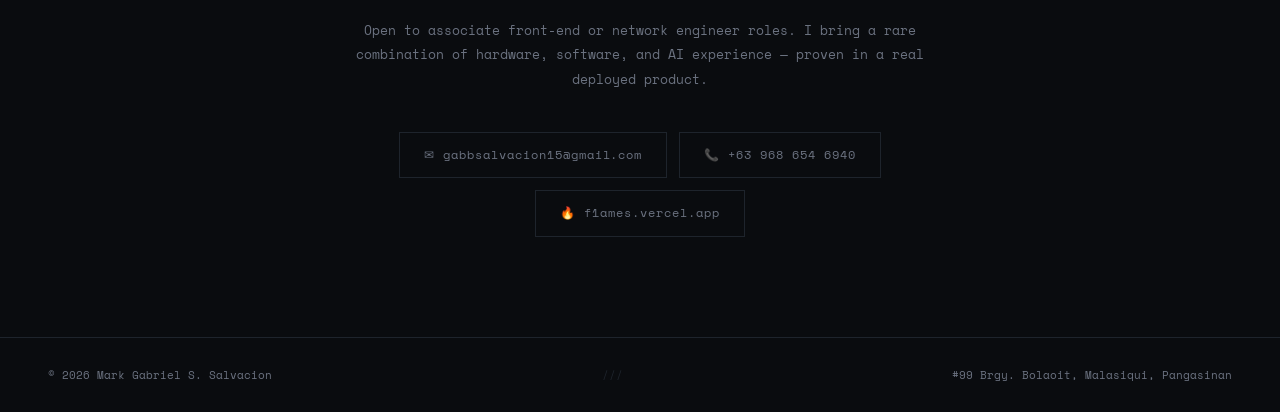
<file: mainn.html>
<!DOCTYPE html>
<html lang="en">
<head>
  <link rel="icon" type="image/png" href="images/Gabb.png" width ="60px">




  <meta charset="UTF-8" />
  <meta name="viewport" content="width=device-width, initial-scale=1.0"/>
  <title>Gabb Salvacion</title>
  <link href="https://fonts.googleapis.com/css2?family=Space+Mono:ital,wght@0,400;0,700;1,400&family=Syne:wght@400;600;700;800&display=swap" rel="stylesheet"/>
  <style>
    /* ─── RESET & BASE ─────────────────────────────── */
    *, *::before, *::after { box-sizing: border-box; margin: 0; padding: 0; }

    :root {
      --bg:       #0a0c0f;
      --surface:  #111418;
      --border:   #1e242c;
      --fire:     #ff4d1a;
      --ember:    #ff8c42;
      --gold:     #f5c842;
      --text:     #e8eaf0;
      --muted:    #6b7280;
      --card-bg:  #13181f;
      --ff-head:  'Syne', sans-serif;
      --ff-mono:  'Space Mono', monospace;
    }

    html { scroll-behavior: smooth; }

    body {
      background: var(--bg);
      color: var(--text);
      font-family: var(--ff-mono);
      font-size: 14px;
      line-height: 1.7;
      overflow-x: hidden;
    }

    ::selection { background: var(--fire); color: #fff; }

    /* ─── NOISE OVERLAY ───────────────────────────── */
    body::before {
      content: '';
      position: fixed; inset: 0;
      background-image: url("data:image/svg+xml,%3Csvg viewBox='0 0 200 200' xmlns='http://www.w3.org/2000/svg'%3E%3Cfilter id='noise'%3E%3CfeTurbulence type='fractalNoise' baseFrequency='0.85' numOctaves='4' stitchTiles='stitch'/%3E%3C/filter%3E%3Crect width='100%25' height='100%25' filter='url(%23noise)' opacity='0.03'/%3E%3C/svg%3E");
      pointer-events: none;
      z-index: 9999;
      opacity: 0.4;
    }

    /* ─── NAV ─────────────────────────────────────── */
    nav {
      position: fixed; top: 0; left: 0; right: 0;
      z-index: 100;
      display: flex; align-items: center; justify-content: space-between;
      padding: 18px 48px;
      background: rgba(10,12,15,0.85);
      backdrop-filter: blur(12px);
      border-bottom: 1px solid var(--border);
    }

    .nav-logo {
      font-family: var(--ff-head);
      font-weight: 800;
      font-size: 18px;
      letter-spacing: -0.5px;
      color: var(--text);
      text-decoration: none;
    }
    .nav-logo span { color: var(--fire); }

    .nav-links { display: flex; gap: 32px; list-style: none; }
    .nav-links a {
      color: var(--muted);
      text-decoration: none;
      font-size: 12px;
      letter-spacing: 0.08em;
      text-transform: uppercase;
      transition: color 0.2s;
    }
    .nav-links a:hover { color: var(--fire); }

    /* ─── HERO ────────────────────────────────────── */
    .hero {
      min-height: 100vh;
      display: grid;
      grid-template-columns: 1fr 1fr;
      align-items: center;
      padding: 120px 48px 80px;
      position: relative;
      overflow: hidden;
    }

    .hero-glow {
      position: absolute;
      width: 600px; height: 600px;
      border-radius: 50%;
      background: radial-gradient(circle, rgba(255,77,26,0.12) 0%, transparent 70%);
      top: 50%; right: -100px;
      transform: translateY(-50%);
      pointer-events: none;
    }

    .hero-tag {
      display: inline-block;
      font-size: 11px;
      letter-spacing: 0.2em;
      text-transform: uppercase;
      color: var(--fire);
      border: 1px solid var(--fire);
      padding: 4px 12px;
      margin-bottom: 28px;
      animation: fadeUp 0.6s ease both;
    }

    .hero-name {
      font-family: var(--ff-head);
      font-size: clamp(40px, 5vw, 72px);
      font-weight: 800;
      line-height: 1.0;
      letter-spacing: -2px;
      margin-bottom: 8px;
      animation: fadeUp 0.6s 0.1s ease both;
    }

    .hero-name em {
      font-style: normal;
      color: var(--fire);
    }

    .hero-role {
      font-family: var(--ff-head);
      font-size: 20px;
      font-weight: 600;
      color: var(--muted);
      margin-bottom: 28px;
      animation: fadeUp 0.6s 0.2s ease both;
    }

    .hero-desc {
      color: var(--muted);
      font-size: 13px;
      max-width: 480px;
      line-height: 1.9;
      margin-bottom: 40px;
      animation: fadeUp 0.6s 0.3s ease both;
    }

    .hero-cta {
      display: flex; gap: 16px;
      animation: fadeUp 0.6s 0.4s ease both;
    }

    .btn-primary {
      display: inline-block;
      padding: 12px 28px;
      background: var(--fire);
      color: #fff;
      text-decoration: none;
      font-family: var(--ff-mono);
      font-size: 12px;
      letter-spacing: 0.1em;
      text-transform: uppercase;
      transition: background 0.2s, transform 0.15s;
    }
    .btn-primary:hover { background: var(--ember); transform: translateY(-2px); }

    .btn-outline {
      display: inline-block;
      padding: 12px 28px;
      border: 1px solid var(--border);
      color: var(--muted);
      text-decoration: none;
      font-family: var(--ff-mono);
      font-size: 12px;
      letter-spacing: 0.1em;
      text-transform: uppercase;
      transition: border-color 0.2s, color 0.2s, transform 0.15s;
    }
    .btn-outline:hover { border-color: var(--fire); color: var(--fire); transform: translateY(-2px); }

    /* Hero right — animated terminal card */
    .hero-right {
      display: flex; justify-content: center; align-items: center;
      animation: fadeUp 0.7s 0.3s ease both;
    }

    .terminal {
      width: 100%;
      max-width: 420px;
      background: var(--surface);
      border: 1px solid var(--border);
      border-radius: 4px;
      overflow: hidden;
    }

    .terminal-bar {
      display: flex; align-items: center; gap: 8px;
      padding: 10px 14px;
      background: var(--border);
    }
    .terminal-dot {
      width: 10px; height: 10px; border-radius: 50%;
    }
    .dot-red   { background: #ff5f57; }
    .dot-yellow{ background: #ffbd2e; }
    .dot-green { background: #28ca41; }

    .terminal-title {
      font-size: 11px; color: var(--muted);
      margin-left: 8px; letter-spacing: 0.05em;
    }

    .terminal-body {
      padding: 20px 18px;
      font-size: 12px;
      line-height: 2;
    }

    .t-comment { color: #4b5563; }
    .t-key     { color: var(--ember); }
    .t-val     { color: #86efac; }
    .t-str     { color: #93c5fd; }
    .t-num     { color: var(--gold); }
    .t-fire    { color: var(--fire); }

    .cursor {
      display: inline-block;
      width: 8px; height: 14px;
      background: var(--fire);
      vertical-align: middle;
      animation: blink 1s step-end infinite;
    }

    /* ─── SECTION COMMON ──────────────────────────── */
    section {
      padding: 100px 48px;
      max-width: 1200px;
      margin: 0 auto;
    }

    .section-label {
      font-size: 11px;
      letter-spacing: 0.25em;
      text-transform: uppercase;
      color: var(--fire);
      margin-bottom: 12px;
      display: flex; align-items: center; gap: 12px;
    }
    .section-label::after {
      content: '';
      flex: 1; height: 1px;
      background: var(--border);
    }

    .section-title {
      font-family: var(--ff-head);
      font-size: clamp(28px, 3.5vw, 48px);
      font-weight: 800;
      letter-spacing: -1.5px;
      margin-bottom: 48px;
      line-height: 1.1;
    }

    /* ─── SKILLS ──────────────────────────────────── */
    #skills { border-top: 1px solid var(--border); }

    .skills-grid {
      display: grid;
      grid-template-columns: repeat(auto-fill, minmax(240px, 1fr));
      gap: 2px;
    }

    .skill-category {
      background: var(--card-bg);
      padding: 24px;
      border: 1px solid var(--border);
      transition: border-color 0.2s;
    }
    .skill-category:hover { border-color: var(--fire); }

    .skill-cat-title {
      font-family: var(--ff-head);
      font-size: 13px;
      font-weight: 700;
      color: var(--fire);
      margin-bottom: 14px;
      letter-spacing: 0.05em;
    }

    .skill-list { list-style: none; }
    .skill-list li {
      font-size: 12px;
      color: var(--muted);
      padding: 4px 0;
      display: flex; align-items: center; gap: 8px;
    }
    .skill-list li::before {
      content: '▸';
      color: var(--ember);
      font-size: 10px;
    }

    /* ─── PROJECTS ────────────────────────────────── */
    #projects { border-top: 1px solid var(--border); }

    .projects-grid {
      display: grid;
      grid-template-columns: 1fr 1fr;
      gap: 2px;
    }

    .project-card {
      background: var(--card-bg);
      border: 1px solid var(--border);
      padding: 36px;
      position: relative;
      overflow: hidden;
      transition: border-color 0.25s;
      cursor: default;
    }

    .project-card.featured {
      grid-column: 1 / -1;
      display: grid;
      grid-template-columns: 1fr 1fr;
      gap: 48px;
      align-items: center;
    }

    .project-card:hover { border-color: var(--fire); }

    .project-card::after {
      content: '';
      position: absolute;
      bottom: 0; left: 0; right: 0;
      height: 3px;
      background: linear-gradient(90deg, var(--fire), var(--ember));
      transform: scaleX(0);
      transform-origin: left;
      transition: transform 0.3s ease;
    }
    .project-card:hover::after { transform: scaleX(1); }

    .project-number {
      font-size: 11px;
      color: var(--fire);
      letter-spacing: 0.15em;
      margin-bottom: 16px;
    }

    .project-title {
      font-family: var(--ff-head);
      font-size: 22px;
      font-weight: 800;
      letter-spacing: -0.5px;
      margin-bottom: 12px;
    }

    .project-title span { color: var(--fire); }

    .project-desc {
      font-size: 12px;
      color: var(--muted);
      line-height: 1.9;
      margin-bottom: 24px;
    }

    .project-tags {
      display: flex; flex-wrap: wrap; gap: 8px;
    }

    .tag {
      font-size: 10px;
      letter-spacing: 0.1em;
      text-transform: uppercase;
      padding: 4px 10px;
      border: 1px solid var(--border);
      color: var(--muted);
    }

    .tag.fire { border-color: var(--fire); color: var(--fire); }

    /* FLAMES visual panel */
    .flames-visual {
      background: var(--bg);
      border: 1px solid var(--border);
      border-radius: 4px;
      padding: 24px;
      position: relative;
      overflow: hidden;
    }

    .flames-visual::before {
      content: 'LIVE DASHBOARD';
      position: absolute;
      top: 10px; right: 12px;
      font-size: 9px;
      letter-spacing: 0.2em;
      color: var(--fire);
    }

    .flames-header {
      display: flex; align-items: center; gap: 10px;
      margin-bottom: 16px;
    }
    .flames-logo-text {
      font-family: var(--ff-head);
      font-weight: 800;
      font-size: 15px;
      color: var(--fire);
    }
    .live-dot {
      width: 7px; height: 7px; border-radius: 50%;
      background: #22c55e;
      animation: pulse-dot 1.5s ease-in-out infinite;
    }

    .flames-stats {
      display: grid;
      grid-template-columns: 1fr 1fr 1fr;
      gap: 8px;
      margin-bottom: 16px;
    }

    .stat-box {
      background: var(--surface);
      padding: 10px;
      text-align: center;
    }
    .stat-num {
      font-family: var(--ff-head);
      font-size: 22px;
      font-weight: 800;
      color: var(--fire);
    }
    .stat-lbl {
      font-size: 9px;
      letter-spacing: 0.1em;
      text-transform: uppercase;
      color: var(--muted);
    }

    .incident-row {
      display: flex; justify-content: space-between; align-items: center;
      padding: 8px 0;
      border-bottom: 1px solid var(--border);
      font-size: 11px;
    }
    .incident-row:last-child { border-bottom: none; }
    .i-name { color: var(--text); }
    .i-status { padding: 2px 8px; font-size: 9px; letter-spacing: 0.1em; }
    .s-active   { background: rgba(255,77,26,0.15); color: var(--fire); }
    .s-contained{ background: rgba(245,200,66,0.15); color: var(--gold); }
    .s-resolved { background: rgba(34,197,94,0.15); color: #4ade80; }

    /* ─── CERTIFICATIONS ──────────────────────────── */
    #certs { border-top: 1px solid var(--border); }

    .certs-list {
      display: grid;
      grid-template-columns: repeat(auto-fill, minmax(320px, 1fr));
      gap: 2px;
    }

    .cert-item {
      display: flex;
      gap: 20px;
      align-items: flex-start;
      background: var(--card-bg);
      border: 1px solid var(--border);
      padding: 24px;
      transition: border-color 0.2s;
    }
    .cert-item:hover { border-color: var(--ember); }

    .cert-icon {
      font-size: 22px;
      flex-shrink: 0;
      line-height: 1;
      margin-top: 2px;
    }

    .cert-name {
      font-size: 13px;
      font-weight: 700;
      color: var(--text);
      margin-bottom: 4px;
    }
    .cert-org {
      font-size: 11px;
      color: var(--muted);
    }
    .cert-highlight {
      font-size: 11px;
      color: var(--gold);
      margin-top: 4px;
    }

    /* ─── EDUCATION ───────────────────────────────── */
    #education { border-top: 1px solid var(--border); }

    .edu-timeline {
      position: relative;
      padding-left: 32px;
    }

    .edu-timeline::before {
      content: '';
      position: absolute;
      left: 0; top: 8px; bottom: 8px;
      width: 1px;
      background: var(--border);
    }

    .edu-item {
      position: relative;
      margin-bottom: 40px;
    }

    .edu-item::before {
      content: '';
      position: absolute;
      left: -36px; top: 6px;
      width: 8px; height: 8px;
      border-radius: 50%;
      background: var(--fire);
      border: 2px solid var(--bg);
    }

    .edu-year {
      font-size: 11px;
      color: var(--fire);
      letter-spacing: 0.1em;
      margin-bottom: 4px;
    }

    .edu-degree {
      font-family: var(--ff-head);
      font-size: 17px;
      font-weight: 700;
      margin-bottom: 4px;
    }

    .edu-school {
      font-size: 12px;
      color: var(--muted);
    }

    .edu-award {
      display: inline-block;
      margin-top: 8px;
      font-size: 10px;
      letter-spacing: 0.1em;
      padding: 3px 10px;
      background: rgba(245,200,66,0.1);
      border: 1px solid rgba(245,200,66,0.3);
      color: var(--gold);
    }

    /* ─── CONTACT ─────────────────────────────────── */
    #contact {
      border-top: 1px solid var(--border);
      text-align: center;
      max-width: 700px;
    }

    .contact-heading {
      font-family: var(--ff-head);
      font-size: clamp(32px, 5vw, 64px);
      font-weight: 800;
      letter-spacing: -2px;
      margin-bottom: 20px;
      line-height: 1.05;
    }
    .contact-heading span { color: var(--fire); }

    .contact-sub {
      font-size: 13px;
      color: var(--muted);
      margin-bottom: 40px;
      line-height: 1.9;
    }

    .contact-links {
      display: flex; justify-content: center; flex-wrap: wrap; gap: 12px;
    }

    .contact-link {
      display: flex; align-items: center; gap: 8px;
      padding: 12px 24px;
      border: 1px solid var(--border);
      color: var(--muted);
      text-decoration: none;
      font-size: 12px;
      letter-spacing: 0.08em;
      transition: border-color 0.2s, color 0.2s, transform 0.15s;
    }
    .contact-link:hover { border-color: var(--fire); color: var(--fire); transform: translateY(-2px); }

    /* ─── FOOTER ──────────────────────────────────── */
    footer {
      border-top: 1px solid var(--border);
      padding: 28px 48px;
      display: flex;
      justify-content: space-between;
      align-items: center;
      font-size: 11px;
      color: var(--muted);
    }

    /* ─── KEYFRAMES ───────────────────────────────── */
    @keyframes fadeUp {
      from { opacity: 0; transform: translateY(24px); }
      to   { opacity: 1; transform: translateY(0); }
    }
    @keyframes blink {
      0%, 100% { opacity: 1; }
      50%       { opacity: 0; }
    }
    @keyframes pulse-dot {
      0%, 100% { transform: scale(1); opacity: 1; }
      50%       { transform: scale(1.4); opacity: 0.6; }
    }

    /* ─── SCROLL REVEAL ───────────────────────────── */
    .reveal {
      opacity: 0;
      transform: translateY(30px);
      transition: opacity 0.6s ease, transform 0.6s ease;
    }
    .reveal.visible {
      opacity: 1;
      transform: translateY(0);
    }

    /* ─── RESPONSIVE ──────────────────────────────── */
    @media (max-width: 900px) {
      nav { padding: 16px 24px; }
      .nav-links { gap: 20px; }
      .hero { grid-template-columns: 1fr; padding: 100px 24px 60px; gap: 48px; }
      .hero-right { display: none; }
      section { padding: 72px 24px; }
      .projects-grid { grid-template-columns: 1fr; }
      .project-card.featured { grid-column: 1; grid-template-columns: 1fr; }
      .flames-visual { display: none; }
      footer { flex-direction: column; gap: 8px; text-align: center; }
    }

    @media (max-width: 600px) {
      .skills-grid { grid-template-columns: 1fr; }
      .certs-list { grid-template-columns: 1fr; }
    }
  </style>
</head>
<body>

  <!-- NAV -->
  <nav>
    <a href="#" class="nav-logo">MG<span>.</span></a>
    <ul class="nav-links">
      <li><a href="#skills">Skills</a></li>
      <li><a href="#projects">Projects</a></li>
      <li><a href="#certs">Certs</a></li>
      <li><a href="#education">Education</a></li>
      <li><a href="#contact">Contact</a></li>
    </ul>
  </nav>

  <!-- HERO -->
  <div class="hero">
    <div class="hero-left">
      <div class="hero-tag">Computer Engineering Graduate · 2026</div>
      <h1 class="hero-name">Mark<br/>Gabriel <em>S.</em><br/>Salvacion</h1>
      <p class="hero-role">Front-End Developer & Network Engineer</p>
      <p class="hero-desc">
        Building intelligent interfaces and IoT systems that solve real-world problems. 
        Creator of F.L.A.M.E.S. — an AI-powered fire safety platform deployed for the 
        Bureau of Fire Protection and local government units.
      </p>
      <div class="hero-cta">
        <a href="#projects" class="btn-primary">View Projects</a>
        <a href="#contact" class="btn-outline">Get in Touch</a>
      </div>
    </div>

    <div class="hero-right">
      <div class="terminal">
        <div class="terminal-bar">
          <div class="terminal-dot dot-red"></div>
          <div class="terminal-dot dot-yellow"></div>
          <div class="terminal-dot dot-green"></div>
          <span class="terminal-title">profile.json</span>
        </div>
        <div class="terminal-body">
          <div class="t-comment">// mark gabriel salvacion</div>
          <div>{</div>
          <div>&nbsp;&nbsp;<span class="t-key">"role"</span>: <span class="t-str">"Front-End / Network Eng."</span>,</div>
          <div>&nbsp;&nbsp;<span class="t-key">"location"</span>: <span class="t-str">"Pangasinan, PH"</span>,</div>
          <div>&nbsp;&nbsp;<span class="t-key">"degree"</span>: <span class="t-str">"BS CpE · 2026"</span>,</div>
          <div>&nbsp;&nbsp;<span class="t-key">"stack"</span>: [</div>
          <div>&nbsp;&nbsp;&nbsp;&nbsp;<span class="t-str">"Python"</span>, <span class="t-str">"JS"</span>, <span class="t-str">"FastAPI"</span>,</div>
          <div>&nbsp;&nbsp;&nbsp;&nbsp;<span class="t-str">"React"</span>, <span class="t-str">"C++"</span>, <span class="t-str">"MySQL"</span></div>
          <div>&nbsp;&nbsp;],</div>
          <div>&nbsp;&nbsp;<span class="t-key">"hardware"</span>: [<span class="t-str">"ESP32"</span>, <span class="t-str">"RaspPi 5"</span>],</div>
          <div>&nbsp;&nbsp;<span class="t-key">"thesis_award"</span>: <span class="t-val">true</span>,</div>
          <div>&nbsp;&nbsp;<span class="t-key">"open_to_work"</span>: <span class="t-fire">true</span></div>
          <div>} <span class="cursor"></span></div>
        </div>
      </div>
    </div>

    <div class="hero-glow"></div>
  </div>

  <!-- SKILLS -->
  <section id="skills">
    <div class="section-label">01 — Capabilities</div>
    <h2 class="section-title">Skills &<br/>Expertise</h2>
    <div class="skills-grid reveal">
      <div class="skill-category">
        <div class="skill-cat-title">Frontend</div>
        <ul class="skill-list">
          <li>HTML5 & CSS3 / SASS</li>
          <li>JavaScript (ES6+)</li>
          <li>React.js</li>
          <li>Responsive Web Design</li>
          <li>UI/UX Fundamentals</li>
        </ul>
      </div>
      <div class="skill-category">
        <div class="skill-cat-title">Backend & Data</div>
        <ul class="skill-list">
          <li>Python & FastAPI</li>
          <li>WebSocket / Real-time APIs</li>
          <li>MySQL Database</li>
          <li>C# (Clinic System)</li>
          <li>C++ / Arduino</li>
        </ul>
      </div>
      <div class="skill-category">
        <div class="skill-cat-title">Hardware & IoT</div>
        <ul class="skill-list">
          <li>ESP32 Microcontroller</li>
          <li>Raspberry Pi 5</li>
          <li>Arduino Development</li>
          <li>Proteus Circuit Simulation</li>
          <li>PCB Design (EasyEDA)</li>
        </ul>
      </div>
      <div class="skill-category">
        <div class="skill-cat-title">Networking & AI</div>
        <ul class="skill-list">
          <li>IP Addressing & Subnetting</li>
          <li>Cybersecurity Fundamentals</li>
          <li>Random Forest ML Model</li>
          <li>TomTom / Leaflet Mapping</li>
          <li>Logic Circuit Design</li>
        </ul>
      </div>
    </div>
  </section>

  <!-- PROJECTS -->
  <section id="projects">
    <div class="section-label">02 — Work</div>
    <h2 class="section-title">Featured<br/>Projects</h2>

    <div class="projects-grid">

      <!-- FLAMES — Featured -->
      <div class="project-card featured reveal">
        <div>
          <div class="project-number">01 — THESIS · BEST PAPER 🏆</div>
          <h3 class="project-title"><span>F.L.A.M.E.S.</span></h3>
          <p style="font-size:12px; color: var(--muted); margin-bottom:12px; letter-spacing:0.05em;">
            Fire Location Alert and Monitoring for Emergency Support
          </p>
          <p class="project-desc">
            AI-enhanced IoT fire safety web application deployed on Vercel 
            (f1ames.vercel.app). Integrates ESP32 & Raspberry Pi 5 hardware with a 
            Random Forest detection model. Features live WebSocket dashboards and 
            TomTom-powered emergency routing to streamline BFP response operations.
            Awarded Best Thesis Paper & Abstract at SIRIB Research Colloquium 2026.
          </p>
          <div class="project-tags">
            <span class="tag fire">Python</span>
            <span class="tag fire">FastAPI</span>
            <span class="tag fire">JavaScript</span>
            <span class="tag">ESP32</span>
            <span class="tag">Raspberry Pi 5</span>
            <span class="tag">Random Forest</span>
            <span class="tag">WebSocket</span>
            <span class="tag">TomTom API</span>
          </div>
        </div>

        <!-- Mini FLAMES dashboard mockup -->
        <div class="flames-visual">
          <div class="flames-header">
            <div class="live-dot"></div>
            <div class="flames-logo-text">F.L.A.M.E.S.</div>
          </div>
          <div class="flames-stats">
            <div class="stat-box">
              <div class="stat-num">5</div>
              <div class="stat-lbl">Incidents</div>
            </div>
            <div class="stat-box">
              <div class="stat-num">3</div>
              <div class="stat-lbl">Active</div>
            </div>
            <div class="stat-box">
              <div class="stat-num">12</div>
              <div class="stat-lbl">Nodes</div>
            </div>
          </div>
          <div class="incident-row">
            <span class="i-name">A.B. Fernandez Ave</span>
            <span class="i-status s-active">ACTIVE</span>
          </div>
          <div class="incident-row">
            <span class="i-name">Perez Boulevard</span>
            <span class="i-status s-contained">CONTAINED</span>
          </div>
          <div class="incident-row">
            <span class="i-name">Tapestry (Bonuan)</span>
            <span class="i-status s-resolved">RESOLVED</span>
          </div>
          <div class="incident-row">
            <span class="i-name">Malued District</span>
            <span class="i-status s-active">ACTIVE</span>
          </div>
          <div class="incident-row">
            <span class="i-name">Bonuan Gueset</span>
            <span class="i-status s-active">ACTIVE</span>
          </div>
        </div>
      </div>

      <!-- CURELY -->
      <div class="project-card reveal">
        <div class="project-number">02</div>
        <h3 class="project-title">CURELY</h3>
        <p style="font-size:11px; color:var(--muted); margin-bottom:12px; letter-spacing:0.05em;">
          Clinic Management System
        </p>
        <p class="project-desc">
          Full-stack software system for small clinics. Streamlines patient record 
          management with intuitive UI, appointment tracking, and data persistence 
          built on a reliable C# and MySQL foundation.
        </p>
        <div class="project-tags">
          <span class="tag">C#</span>
          <span class="tag">MySQL</span>
          <span class="tag">.NET</span>
        </div>
      </div>

      <!-- Arduino Training Kit -->
      <div class="project-card reveal">
        <div class="project-number">03</div>
        <h3 class="project-title">Arduino Training Kit</h3>
        <p style="font-size:11px; color:var(--muted); margin-bottom:12px; letter-spacing:0.05em;">
          Hardware-Software Learning Tool
        </p>
        <p class="project-desc">
          Microcontroller training kit using ultrasonic & IR sensors with LED outputs. 
          Designed as a practical lab tool for students learning hardware-software 
          integration concepts.
        </p>
        <div class="project-tags">
          <span class="tag">Arduino</span>
          <span class="tag">C++</span>
          <span class="tag">Sensors</span>
        </div>
      </div>

      <!-- Power Supply & Line Robot -->
      <div class="project-card reveal">
        <div class="project-number">04</div>
        <h3 class="project-title">Electronics Projects</h3>
        <p style="font-size:11px; color:var(--muted); margin-bottom:12px; letter-spacing:0.05em;">
          Power Supply · Line Following Robot
        </p>
        <p class="project-desc">
          Designed a 220V AC to DC variable power supply (0–30V). Engineered an 
          autonomous line-following robot using combinational logic gates for 
          obstacle navigation — no microcontroller required.
        </p>
        <div class="project-tags">
          <span class="tag">Proteus</span>
          <span class="tag">Logic Gates</span>
          <span class="tag">EasyEDA</span>
          <span class="tag">PCB</span>
        </div>
      </div>

    </div>
  </section>

  <!-- CERTIFICATIONS -->
  <section id="certs">
    <div class="section-label">03 — Recognition</div>
    <h2 class="section-title">Seminars &<br/>Certifications</h2>
    <div class="certs-list">
      <div class="cert-item reveal">
        <div class="cert-icon">🔐</div>
        <div>
          <div class="cert-name">CpE InfoCruise 2025 — Cybersecurity</div>
          <div class="cert-org">PHINMA University of Pangasinan</div>
        </div>
      </div>
      <div class="cert-item reveal">
        <div class="cert-icon">⛓️</div>
        <div>
          <div class="cert-name">Hackathon: Hack the Chain with Viction 2025</div>
          <div class="cert-org">AI and Cybersecurity Track</div>
        </div>
      </div>
      <div class="cert-item reveal">
        <div class="cert-icon">🌤️</div>
        <div>
          <div class="cert-name">On-the-Job Training Certification</div>
          <div class="cert-org">PAGASA Baguio Station</div>
        </div>
      </div>
      <div class="cert-item reveal">
        <div class="cert-icon">🏆</div>
        <div>
          <div class="cert-name">SIRIB Research Colloquium 2026</div>
          <div class="cert-org">PHINMA University of Pangasinan</div>
          <div class="cert-highlight">SDG 11 & 13 Best Thesis Paper — F.L.A.M.E.S.</div>
        </div>
      </div>
    </div>
  </section>

  <!-- EDUCATION -->
  <section id="education">
    <div class="section-label">04 — Background</div>
    <h2 class="section-title">Education</h2>
    <div class="edu-timeline">
      <div class="edu-item reveal">
        <div class="edu-year">2022 – 2026</div>
        <div class="edu-degree">BS Computer Engineering</div>
        <div class="edu-school">PHINMA University of Pangasinan</div>
        <span class="edu-award">Best Thesis — SIRIB 2026</span>
      </div>
      <div class="edu-item reveal">
        <div class="edu-year">2020 – 2022</div>
        <div class="edu-degree">Senior High School</div>
        <div class="edu-school">Virgen Milagrosa University Foundation</div>
        <span class="edu-award">Grade 12 — With High Honor</span>
        <span class="edu-award" style="margin-left:8px;">Grade 11 — With Honor</span>
      </div>
      <div class="edu-item reveal">
        <div class="edu-year">2016 – 2020</div>
        <div class="edu-degree">High School</div>
        <div class="edu-school">Malasiqui Catholic School</div>
        <span class="edu-award">Dean's Lister</span>
      </div>
      <div class="edu-item reveal">
        <div class="edu-year">2011 – 2016</div>
        <div class="edu-degree">Elementary</div>
        <div class="edu-school">Malasiqui Catholic School</div>
      </div>
    </div>
  </section>

  <!-- CONTACT -->
  <section id="contact" style="max-width:700px; margin:0 auto;">
    <div class="section-label">05 — Connect</div>
    <h2 class="contact-heading reveal">Let's Build<br/>Something <span>Real.</span></h2>
    <p class="contact-sub reveal">
      Open to associate front-end or network engineer roles. 
      I bring a rare combination of hardware, software, and AI experience — 
      proven in a real deployed product.
    </p>
    <div class="contact-links reveal">
      <a href="mailto:gabbsalvacion15@gmail.com" class="contact-link">
        <span>✉</span> gabbsalvacion15@gmail.com
      </a>
      <a href="tel:+639686546940" class="contact-link">
        <span>📞</span> +63 968 654 6940
      </a>
      <a href="https://f1ames.vercel.app" target="_blank" class="contact-link">
        <span>🔥</span> f1ames.vercel.app
      </a>
    </div>
  </section>

  <!-- FOOTER -->
  <footer>
    <span>© 2026 Mark Gabriel S. Salvacion</span>
    <span style="color: var(--border);">///</span>
    <span>#99 Brgy. Bolaoit, Malasiqui, Pangasinan</span>
  </footer>

  <!-- SCROLL REVEAL SCRIPT -->
  <script>
    const observer = new IntersectionObserver((entries) => {
      entries.forEach(entry => {
        if (entry.isIntersecting) {
          entry.target.classList.add('visible');
        }
      });
    }, { threshold: 0.1 });

    document.querySelectorAll('.reveal').forEach(el => observer.observe(el));
  </script>

</body>
</html>
</file>
